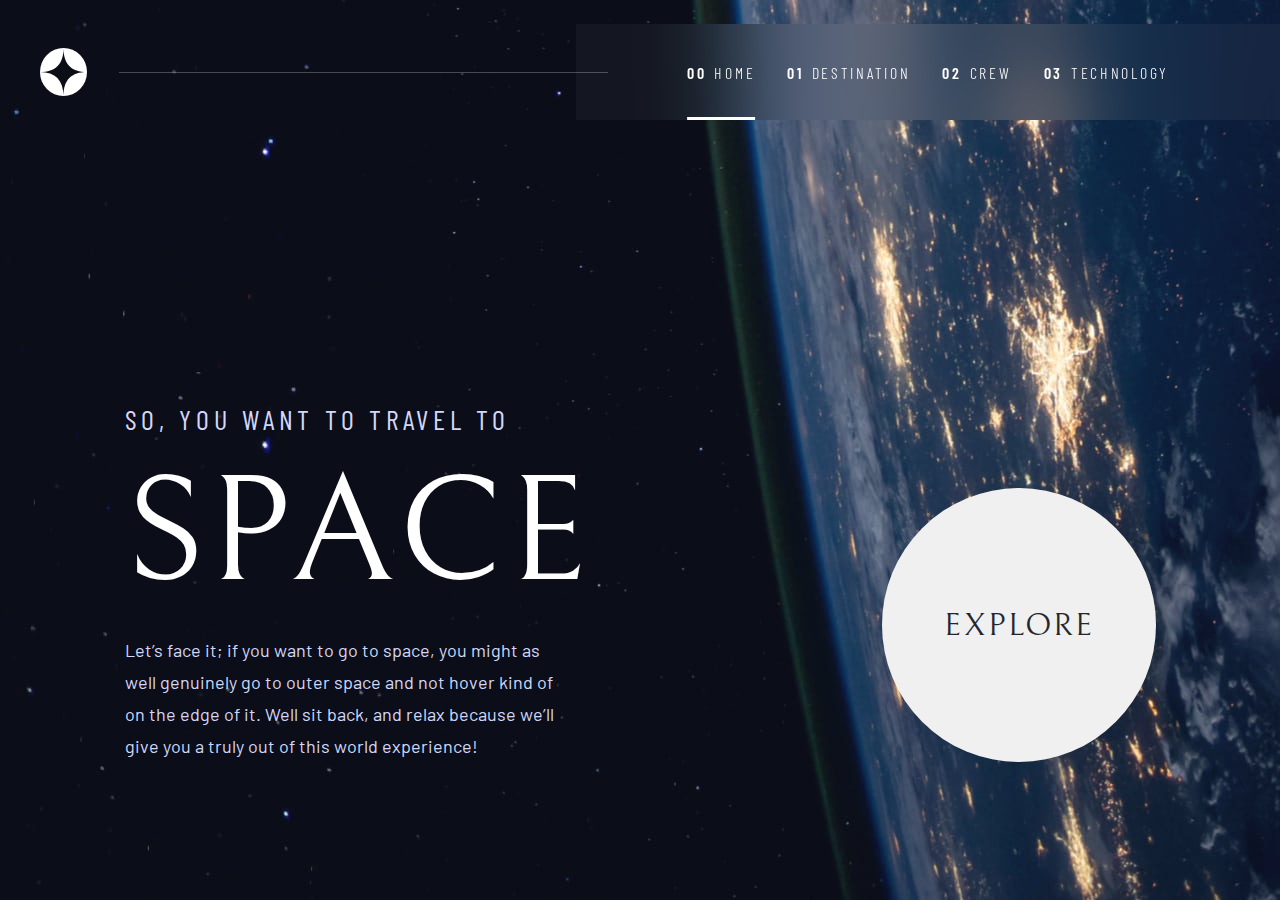
<file: index.html>
<!DOCTYPE html>
<html lang="en">
  <head>
    <meta charset="UTF-8" />
    <meta name="viewport" content="width=device-width, initial-scale=1.0" />
    <title>Frontend Mentor | Space tourism website</title>
    <!-- LINK FAVICON -->
    <link
      rel="icon"
      type="image/png"
      sizes="32x32"
      href="assets/favicon-32x32.png"
    />
    <!-- LINK FONTS -->
    <link rel="preconnect" href="https://fonts.googleapis.com" />
    <link rel="preconnect" href="https://fonts.gstatic.com" crossorigin />
    <link
      href="https://fonts.googleapis.com/css2?family=Barlow&family=Barlow+Condensed:wght@300;400;600&family=Bellefair&display=swap"
      rel="stylesheet"
    />

    <!-- LINK CSS -->
    <link rel="stylesheet" href="styles/css/style.min.css" />
  </head>
  <body class="home">
    <!-- HEADER -->
    <header>
      <!-- LOGO -->
      <a href="index.html"
        ><img class="logo" src="assets/shared/logo.svg" alt="Logo"
      /></a>
      <!-- NAVBAR -->
      <nav>
        <ul>
          <li class="active">
            <a
              href="index.html"
              class="fs-300 fw-thin ff-sans-cond ls-500 uppercase clr-white"
              ><span class="fw-bold">00</span>Home</a
            >
          </li>
          <li>
            <a
              href="destination.html"
              class="fs-300 fw-thin ff-sans-cond ls-500 uppercase clr-white"
              ><span class="fw-bold">01</span>Destination</a
            >
          </li>
          <li>
            <a
              href="crew.html"
              class="fs-300 fw-thin ff-sans-cond ls-500 uppercase clr-white"
              ><span class="fw-bold">02</span>Crew</a
            >
          </li>
          <li>
            <a
              href="technology.html"
              class="fs-300 fw-thin ff-sans-cond ls-500 uppercase clr-white"
              ><span class="fw-bold">03</span>Technology</a
            >
          </li>
        </ul>
      </nav>
      <!-- MENU BUTTON -->
      <button class="menu">
        <span class="sr-only">Menu</span>
      </button>
    </header>
    <!-- MAIN -->
    <main class="main">
      <!-- TEXT -->
      <div class="main__text">
        <h1 class="fs-500 ff-sans-cond uppercase ls-400">
          So, you want to travel to
          <span class="fs-900 ff-serif clr-white lh-2 ls-400-span uppercase"
            >Space</span
          >
        </h1>
        <p class="lh-1">
          Let’s face it; if you want to go to space, you might as well genuinely
          go to outer space and not hover kind of on the edge of it. Well sit
          back, and relax because we’ll give you a truly out of this world
          experience!
        </p>
      </div>
      <!-- BUTTON -->
      <div class="main__button">
        <a href="destination.html">
          <button class="explore fs-600 ff-serif ls-100 uppercase clr-dark">
            Explore
          </button></a
        >
      </div>
    </main>
    <script src="scripts/navbar.js"></script>
    <script src="scripts/animation.js"></script>
  </body>
</html>
</file>
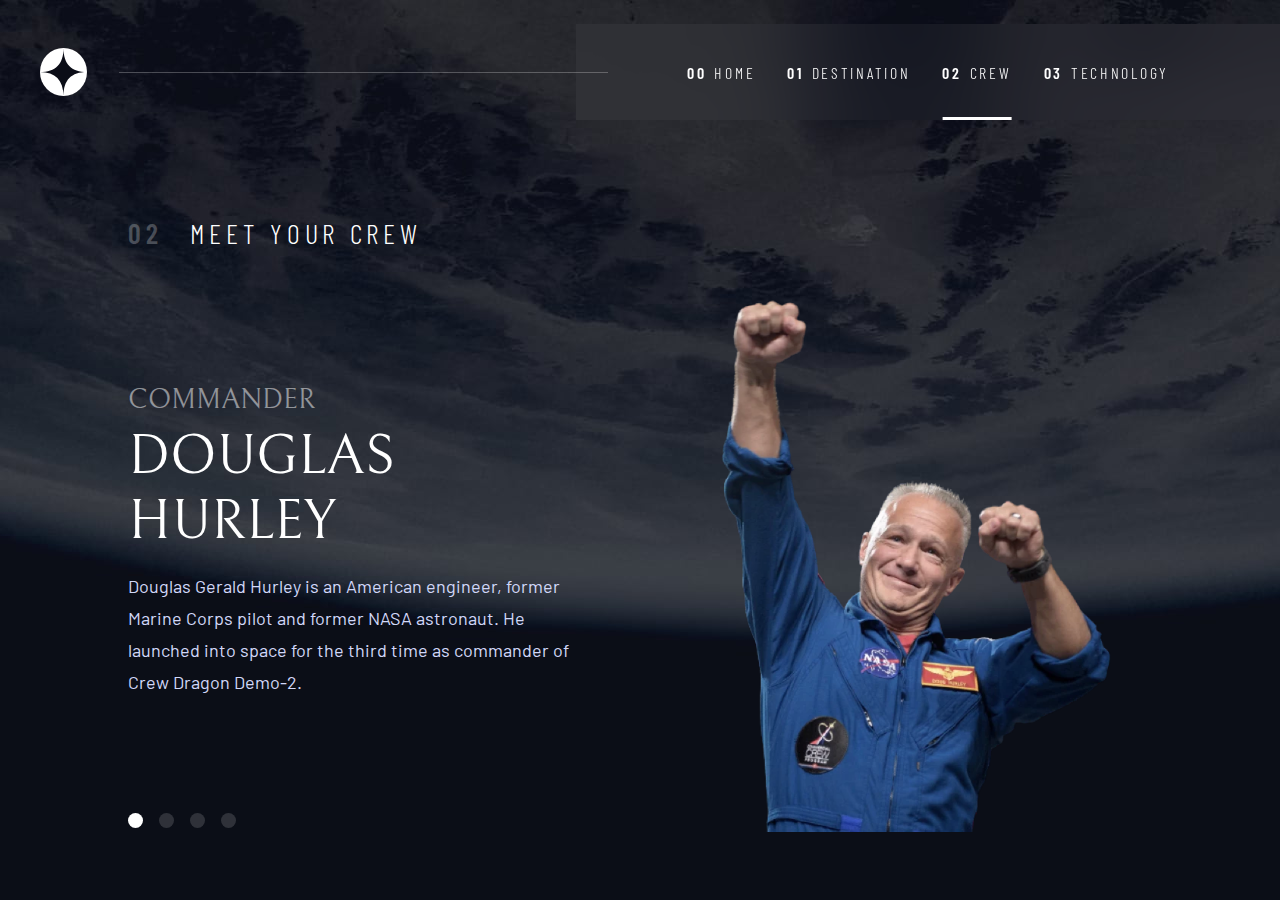
<file: crew.html>
<!DOCTYPE html>
<html lang="en">
  <head>
    <meta charset="UTF-8" />
    <meta name="viewport" content="width=device-width, initial-scale=1.0" />
    <title>Frontend Mentor | Space tourism website</title>
    <!-- LINK FAVICON -->
    <link
      rel="icon"
      type="image/png"
      sizes="32x32"
      href="assets/favicon-32x32.png"
    />
    <!-- LINK FONTS -->
    <link rel="preconnect" href="https://fonts.googleapis.com" />
    <link rel="preconnect" href="https://fonts.gstatic.com" crossorigin />
    <link
      href="https://fonts.googleapis.com/css2?family=Barlow&family=Barlow+Condensed:wght@300;400;600&family=Bellefair&display=swap"
      rel="stylesheet"
    />

    <!-- LINK CSS -->
    <link rel="stylesheet" href="styles/css/style.min.css" />
  </head>
  <body class="crew">
    <!-- HEADER -->
    <header>
      <!-- LOGO -->
      <a href="index.html"
        ><img class="logo" src="assets/shared/logo.svg" alt="Logo"
      /></a>
      <!-- NAVBAR -->
      <nav>
        <ul>
          <li>
            <a
              href="index.html"
              class="fs-300 fw-thin ff-sans-cond ls-500 uppercase clr-white"
              ><span class="fw-bold">00</span>Home</a
            >
          </li>
          <li>
            <a
              href="destination.html"
              class="fs-300 fw-thin ff-sans-cond ls-500 uppercase clr-white"
              ><span class="fw-bold">01</span>Destination</a
            >
          </li>
          <li class="active">
            <a
              href="crew.html"
              class="fs-300 fw-thin ff-sans-cond ls-500 uppercase clr-white"
              ><span class="fw-bold">02</span>Crew</a
            >
          </li>
          <li>
            <a
              href="technology.html"
              class="fs-300 fw-thin ff-sans-cond ls-500 uppercase clr-white"
              ><span class="fw-bold">03</span>Technology</a
            >
          </li>
        </ul>
      </nav>
      <!-- MENU BUTTON -->
      <button class="menu">
        <span class="sr-only">Menu</span>
      </button>
    </header>
    <!-- MAIN -->
    <main class="main">
      <!-- HEADER -->
      <div class="main__header">
        <h1
          class="numbered uppercase fs-500 ff-sans-cond ls-400 fw-thin clr-white"
        >
          <span class="fw-bold">02</span>Meet your crew
        </h1>
      </div>
      <!-- IMAGE -->
      <div class="main__image">
        <img
          class="douglas interactive-image active"
          src="assets/crew/image-douglas-hurley.webp"
          alt="Douglas Hurley image"
        />
        <img
          class="victor interactive-image"
          src="assets/crew/image-victor-glover.webp"
          alt="Victor Glover image"
        />
        <img
          class="mark interactive-image"
          src="assets/crew/image-mark-shuttleworth.webp"
          alt="Mark Shuttleworth image"
        />
        <img
          class="anousheh interactive-image"
          src="assets/crew/image-anousheh-ansari.webp"
          alt="Anousheh Ansari image"
        />
        <hr />
      </div>
      <!-- TEXT -->
      <div class="main__text">
        <!-- Navigation -->
        <div class="main__text-nav">
          <ul>
            <li>
              <button class="dot active" id="option">
                <span class="sr-only">douglas</span>
              </button>
            </li>
            <li>
              <button class="dot" id="option">
                <span class="sr-only">victor</span>
              </button>
            </li>
            <li>
              <button class="dot" id="option">
                <span class="sr-only">mark</span>
              </button>
            </li>
            <li>
              <button class="dot" id="option">
                <span class="sr-only">anousheh</span>
              </button>
            </li>
          </ul>
        </div>
        <!-- Text -->
        <div class="main__text-desc">
          <!-- Douglas -->
          <h2 class="uppercase ff-serif fs-500 interactive douglas active">
            Commander
          </h2>
          <p
            class="uppercase ff-serif fs-700 clr-white interactive douglas active"
          >
            Douglas Hurley
          </p>
          <p class="lh-1 interactive douglas active desc">
            Douglas Gerald Hurley is an American engineer, former Marine Corps
            pilot and former NASA astronaut. He launched into space for the
            third time as commander of Crew Dragon Demo-2.
          </p>

          <!-- Victor -->
          <h2 class="uppercase ff-serif fs-500 interactive victor">Pilot</h2>
          <p class="uppercase ff-serif fs-700 clr-white interactive victor">
            Victor Glover
          </p>
          <p class="lh-1 interactive victor desc">
            Pilot on the first operational flight of the SpaceX Crew Dragon to
            the International Space Station. Glover is a commander in the U.S.
            Navy where he pilots an F/A-18.He was a crew member of Expedition
            64, and served as a station systems flight engineer.
          </p>

          <!-- Mark -->
          <h2 class="uppercase ff-serif fs-500 interactive mark">
            Mission Specialist
          </h2>
          <p class="uppercase ff-serif fs-700 clr-white interactive mark">
            Mark Shuttleworth
          </p>
          <p class="lh-1 interactive mark desc">
            Mark Richard Shuttleworth is the founder and CEO of Canonical, the
            company behind the Linux-based Ubuntu operating system. Shuttleworth
            became the first South African to travel to space as a space
            tourist.
          </p>

          <!-- Anousheh -->
          <h2 class="uppercase ff-serif fs-500 interactive anousheh">
            Flight Engineer
          </h2>
          <p class="uppercase ff-serif fs-700 clr-white interactive anousheh">
            Anousheh Ansari
          </p>
          <p class="lh-1 interactive anousheh desc">
            Anousheh Ansari is an Iranian American engineer and co-founder of
            Prodea Systems. Ansari was the fourth self-funded space tourist, the
            first self-funded woman to fly to the ISS, and the first Iranian in
            space.
          </p>
        </div>
      </div>
    </main>
    <script src="scripts/navbar.js"></script>
    <script src="scripts/tabs.js"></script>
  </body>
</html>
</file>
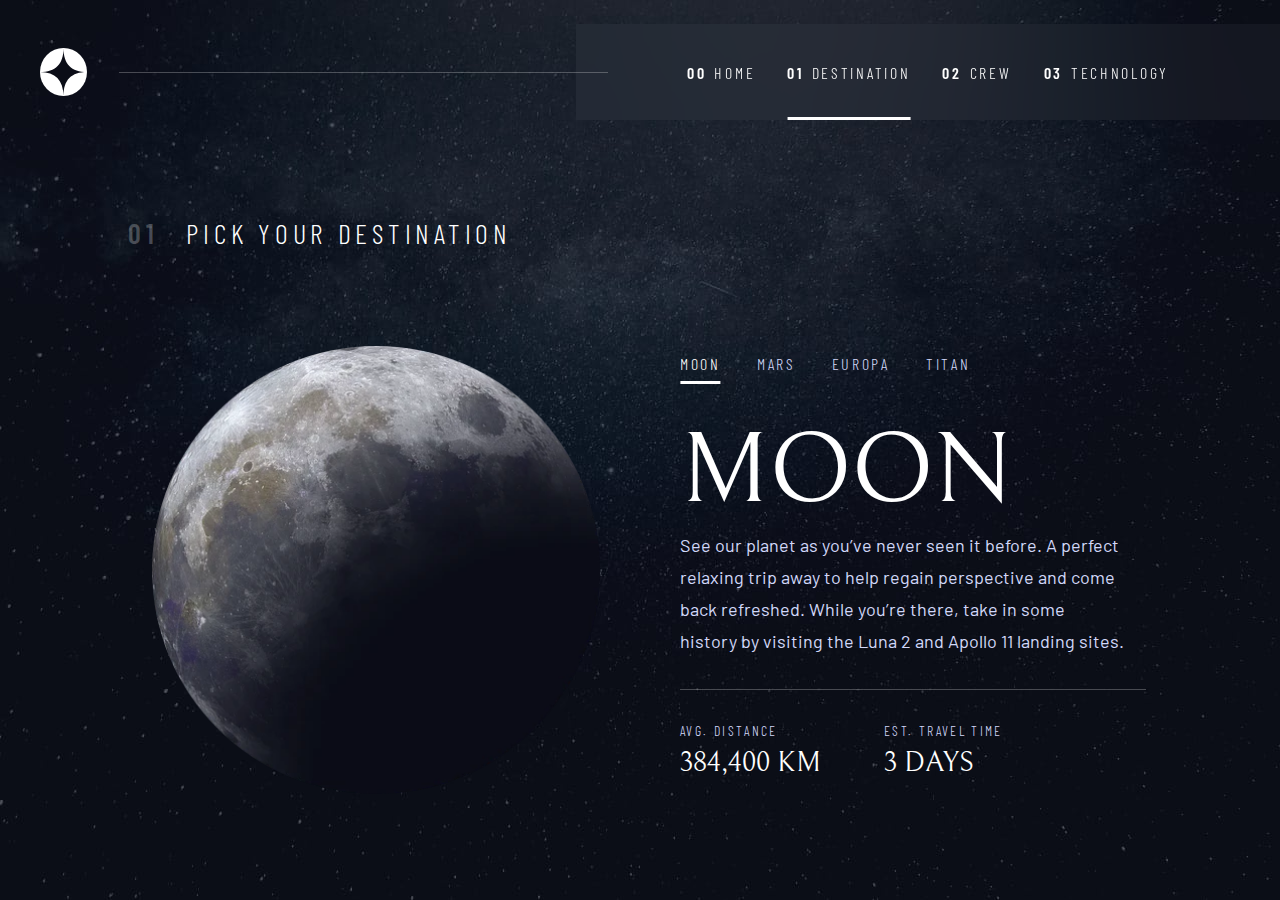
<file: destination.html>
<!DOCTYPE html>
<html lang="en">
  <head>
    <meta charset="UTF-8" />
    <meta name="viewport" content="width=device-width, initial-scale=1.0" />
    <title>Frontend Mentor | Space tourism website</title>
    <!-- LINK FAVICON -->
    <link
      rel="icon"
      type="image/png"
      sizes="32x32"
      href="assets/favicon-32x32.png"
    />
    <!-- LINK FONTS -->
    <link rel="preconnect" href="https://fonts.googleapis.com" />
    <link rel="preconnect" href="https://fonts.gstatic.com" crossorigin />
    <link
      href="https://fonts.googleapis.com/css2?family=Barlow&family=Barlow+Condensed:wght@300;400;600&family=Bellefair&display=swap"
      rel="stylesheet"
    />

    <!-- LINK CSS -->
    <link rel="stylesheet" href="styles/css/style.min.css" />
  </head>
  <body class="destination">
    <!-- HEADER -->
    <header>
      <!-- LOGO -->
      <a href="index.html"
        ><img class="logo" src="assets/shared/logo.svg" alt="Logo"
      /></a>
      <!-- NAVBAR -->
      <nav>
        <ul>
          <li>
            <a
              href="index.html"
              class="fs-300 fw-thin ff-sans-cond ls-500 uppercase clr-white"
              ><span class="fw-bold">00</span>Home</a
            >
          </li>
          <li class="active">
            <a
              href="destination.html"
              class="fs-300 fw-thin ff-sans-cond ls-500 uppercase clr-white"
              ><span class="fw-bold">01</span>Destination</a
            >
          </li>
          <li>
            <a
              href="crew.html"
              class="fs-300 fw-thin ff-sans-cond ls-500 uppercase clr-white"
              ><span class="fw-bold">02</span>Crew</a
            >
          </li>
          <li>
            <a
              href="technology.html"
              class="fs-300 fw-thin ff-sans-cond ls-500 uppercase clr-white"
              ><span class="fw-bold">03</span>Technology</a
            >
          </li>
        </ul>
      </nav>
      <!-- MENU BUTTON -->
      <button class="menu">
        <span class="sr-only">Menu</span>
      </button>
    </header>
    <!-- MAIN -->
    <main class="main">
      <!-- HEADER -->
      <div class="main__header">
        <h1
          class="numbered uppercase fs-500 ff-sans-cond ls-400 fw-thin clr-white"
        >
          <span class="fw-bold">01</span>Pick your destination
        </h1>
      </div>
      <div class="main__image">
        <img
          class="interactive planet active"
          id="moon"
          src="assets/destination/image-moon.webp"
          alt="moon image"
        />
        <img
          class="interactive planet"
          id="mars"
          src="assets/destination/image-mars.webp"
          alt="mars image"
        />
        <img
          class="interactive planet"
          id="europa"
          src="assets/destination/image-europa.webp"
          alt="europa image"
        />
        <img
          class="interactive planet"
          id="titan"
          src="assets/destination/image-titan.webp"
          alt="titan image"
        />
      </div>
      <!-- TEXT -->
      <div class="main__text">
        <!-- NAVIGATION -->
        <div class="main__text-nav">
          <ul>
            <li
              id="option"
              class="clr-light fs-200 ff-sans-cond fw-thin ls-200 uppercase underline active"
              data-target="moon"
            >
              Moon
            </li>
            <li
              id="option"
              class="clr-light fs-200 ff-sans-cond fw-thin ls-200 uppercase underline"
              data-target="mars"
            >
              Mars
            </li>
            <li
              id="option"
              class="clr-light fs-200 ff-sans-cond fw-thin ls-200 uppercase underline"
              data-target="europa"
            >
              Europa
            </li>
            <li
              id="option"
              class="clr-light fs-200 ff-sans-cond fw-thin ls-200 uppercase underline"
              data-target="titan"
            >
              Titan
            </li>
          </ul>
        </div>
        <!-- PLANET DESCRIPTION -->
        <div class="main__text-desc">
          <h2
            class="active interactive fs-800 ff-serif clr-white uppercase"
            id="moon"
          >
            Moon
          </h2>
          <p class="moon active interactive lh-1" id="moon">
            See our planet as you’ve never seen it before. A perfect relaxing
            trip away to help regain perspective and come back refreshed. While
            you’re there, take in some history by visiting the Luna 2 and Apollo
            11 landing sites.
          </p>
          <h2 class="interactive fs-800 ff-serif clr-white uppercase" id="mars">
            Mars
          </h2>
          <p class="mars interactive lh-1" id="mars">
            Don’t forget to pack your hiking boots. You’ll need them to tackle
            Olympus Mons, the tallest planetary mountain in our solar system.
            It’s two and a half times the size of Everest!
          </p>
          <h2
            class="europa interactive fs-800 ff-serif clr-white uppercase"
            id="europa"
          >
            Europa
          </h2>
          <p class="europa interactive lh-1" id="europa">
            The smallest of the four Galilean moons orbiting Jupiter, Europa is
            a winter lover’s dream. With an icy surface, it’s perfect for a bit
            of ice skating, curling, hockey, or simple relaxation in your snug
            wintery cabin.
          </p>
          <h2
            class="titan interactive fs-800 ff-serif clr-white uppercase"
            id="titan"
          >
            Titan
          </h2>
          <p class="titan interactive lh-1" id="titan">
            The only moon known to have a dense atmosphere other than Earth,
            Titan is a home away from home (just a few hundred degrees colder!).
            As a bonus, you get striking views of the Rings of Saturn.
          </p>
        </div>
        <hr />
        <!-- PLANET DETAILS -->
        <div class="main__text-details">
          <!-- Distances -->
          <div>
            <h3 class="ff-sans-cond clr-light uppercase fs-100 ls-300 fw-thin">
              Avg. distance
            </h3>
            <p
              class="active interactive ff-serif fs-details clr-white uppercase"
              id="moon"
            >
              384,400 km
            </p>
            <p
              class="interactive ff-serif fs-details clr-white uppercase"
              id="mars"
            >
              225 mil. km
            </p>
            <p
              class="interactive ff-serif fs-details clr-white uppercase"
              id="europa"
            >
              628 mil. km
            </p>
            <p
              class="interactive ff-serif fs-details clr-white uppercase"
              id="titan"
            >
              1.6 bil. km
            </p>
          </div>
          <!-- Travel times -->
          <div>
            <h3 class="ff-sans-cond clr-light uppercase fs-100 ls-300 fw-thin">
              Est. travel time
            </h3>
            <p
              class="active interactive ff-serif fs-details clr-white uppercase"
              id="moon"
            >
              3 days
            </p>
            <p
              class="interactive ff-serif fs-details clr-white uppercase"
              id="mars"
            >
              9 months
            </p>
            <p
              class="interactive ff-serif fs-details clr-white uppercase"
              id="europa"
            >
              3 years
            </p>
            <p
              class="interactive ff-serif fs-details clr-white uppercase"
              id="titan"
            >
              7 years
            </p>
          </div>
        </div>

        <!-- PLANET DETAILS -->
      </div>
    </main>

    <script src="scripts/navbar.js"></script>
    <script src="scripts/tabs.js"></script>
  </body>
</html>
</file>
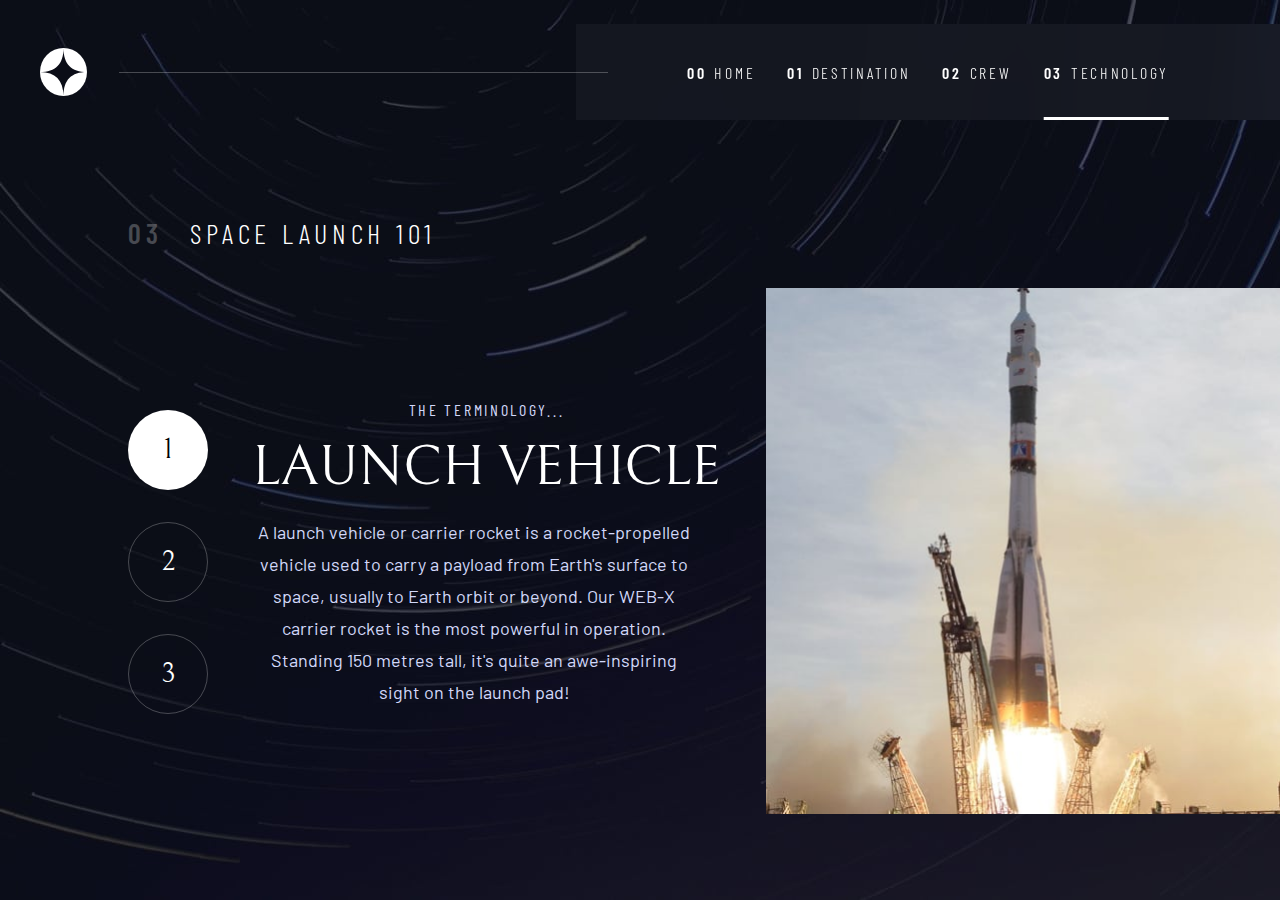
<file: technology.html>
<!DOCTYPE html>
<html lang="en">
  <head>
    <meta charset="UTF-8" />
    <meta name="viewport" content="width=device-width, initial-scale=1.0" />
    <title>Frontend Mentor | Space tourism website</title>
    <!-- LINK FAVICON -->
    <link
      rel="icon"
      type="image/png"
      sizes="32x32"
      href="assets/favicon-32x32.png"
    />
    <!-- LINK FONTS -->
    <link rel="preconnect" href="https://fonts.googleapis.com" />
    <link rel="preconnect" href="https://fonts.gstatic.com" crossorigin />
    <link
      href="https://fonts.googleapis.com/css2?family=Barlow&family=Barlow+Condensed:wght@300;400;600&family=Bellefair&display=swap"
      rel="stylesheet"
    />

    <!-- LINK CSS -->
    <link rel="stylesheet" href="styles/css/style.min.css" />
  </head>
  <body class="technology">
    <!-- HEADER -->
    <header>
      <!-- LOGO -->
      <a href="index.html"
        ><img class="logo" src="assets/shared/logo.svg" alt="Logo"
      /></a>
      <!-- NAVBAR -->
      <nav>
        <ul>
          <li>
            <a
              href="index.html"
              class="fs-300 fw-thin ff-sans-cond ls-500 uppercase clr-white"
              ><span class="fw-bold">00</span>Home</a
            >
          </li>
          <li>
            <a
              href="destination.html"
              class="fs-300 fw-thin ff-sans-cond ls-500 uppercase clr-white"
              ><span class="fw-bold">01</span>Destination</a
            >
          </li>
          <li>
            <a
              href="crew.html"
              class="fs-300 fw-thin ff-sans-cond ls-500 uppercase clr-white"
              ><span class="fw-bold">02</span>Crew</a
            >
          </li>
          <li class="active">
            <a
              href="technology.html"
              class="fs-300 fw-thin ff-sans-cond ls-500 uppercase clr-white"
              ><span class="fw-bold">03</span>Technology</a
            >
          </li>
        </ul>
      </nav>
      <!-- MENU BUTTON -->
      <button class="menu">
        <span class="sr-only">Menu</span>
      </button>
    </header>
    <!-- MAIN -->
    <main class="main">
      <div class="main__header">
        <h1
          class="numbered uppercase fs-500 ff-sans-cond ls-400 fw-thin clr-white"
        >
          <span class="fw-bold">03</span>Space launch 101
        </h1>
      </div>
      <div class="main__image">
        <picture class="1 vehicle interactive active"
          ><source
            media="(min-width: 1024px)"
            srcset="assets/technology/image-launch-vehicle-portrait.jpg" />
          <img
            src="assets/technology/image-launch-vehicle-landscape.jpg"
            alt="picutre of launching vehicle"
        /></picture>
        <picture class="2 spaceport interactive"
          ><source
            media="(min-width: 1024px)"
            srcset="assets/technology/image-spaceport-portrait.jpg" />
          <img
            src="assets/technology/image-spaceport-landscape.jpg"
            alt="picutre of site of launching"
        /></picture>
        <picture class="3 capsule interactive"
          ><source
            media="(min-width: 1024px)"
            srcset="assets/technology/image-space-capsule-portrait.jpg" />
          <img
            src="assets/technology/image-space-capsule-landscape.jpg"
            alt="picture of space capsule in space"
        /></picture>
      </div>
      <div class="main__text">
        <div class="main__text-nav">
          <ul>
            <li>
              <button class="num active" id="option">
                <span class="fs-500 ff-serif">1</span>
              </button>
            </li>
            <li>
              <button class="num" id="option">
                <span class="fs-500 ff-serif">2</span>
              </button>
            </li>
            <li>
              <button class="num" id="option">
                <span class="fs-500 ff-serif">3</span>
              </button>
            </li>
          </ul>
        </div>
        <div class="main__text-desc">
          <h2 class="fs-200 ff-sans-cond clr-light uppercase ls-200">
            The terminology...
          </h2>
          <!-- Vehicle -->
          <p class="1 interactive active uppercase ff-serif fs-700 clr-white">
            Launch vehicle
          </p>

          <p class="1 interactive active lh-1 desc">
            A launch vehicle or carrier rocket is a rocket-propelled vehicle
            used to carry a payload from Earth's surface to space, usually to
            Earth orbit or beyond. Our WEB-X carrier rocket is the most powerful
            in operation. Standing 150 metres tall, it's quite an awe-inspiring
            sight on the launch pad!
          </p>
          <!-- Spaceport -->
          <p class="2 interactive uppercase ff-serif fs-700 clr-white">
            Spaceport
          </p>

          <p class="2 interactive lh-1 desc">
            A spaceport or cosmodrome is a site for launching (or receiving)
            spacecraft, by analogy to the seaport for ships or airport for
            aircraft. Based in the famous Cape Canaveral, our spaceport is
            ideally situated to take advantage of the Earth’s rotation for
            launch.
          </p>
          <!-- Capsule -->
          <p class="3 interactive uppercase ff-serif fs-700 clr-white">
            Space capsule
          </p>

          <p class="3 interactive lh-1 desc">
            A space capsule is an often-crewed spacecraft that uses a blunt-body
            reentry capsule to reenter the Earth's atmosphere without wings. Our
            capsule is where you'll spend your time during the flight. It
            includes a space gym, cinema, and plenty of other activities to keep
            you entertained.
          </p>
        </div>
      </div>
    </main>
    <script src="scripts/navbar.js"></script>
    <script src="scripts/tabs.js"></script>
  </body>
</html>
</file>
<file: styles/css/style.min.css>
:root{--clr-dark: 230 35% 7%;--clr-light: 231 77% 90%;--clr-white: 0 0% 100%;--ff-serif: "Bellefair", serif;--ff-sans: "Barlow", sans-serif;--ff-sans-cond: "Barlow Condensed", sans-serif;--fs-900: 5rem;--fs-800: 3.5rem;--fs-750: 1.75rem;--fs-700: 1.5rem;--fs-600: 1.25rem;--fs-500: 1rem;--fs-400: 0.9375rem;--fs-300: 1rem;--fs-200: 0.875rem;--fs-100: 0.875rem;--fw-thin: 300;--fw-regular: 400;--fw-bold: 600;--lh-1: 1.5625rem;--lh-2: 125%;--ls-100: 0.07813rem;--ls-200: 0.14763rem;--ls-300: 0.14763rem;--ls-400: 0.16875rem;--ls-500: 0.16875rem}@media(min-width: 35em){:root{--fs-900: 9.375rem;--fs-800: 5rem;--fs-700: 2.5rem;--fs-600: 2rem;--fs-500: 1.25rem;--fs-400: 1rem;--fs-300: 0.875rem;--fs-200: 1rem;--lh-1: 1.75rem;--lh-2: 100%;--ls-100: 0.125rem;--ls-500: 0.14763rem;--ls-200: 0.16875rem;--ls-400: 0.21094rem}}@media(min-width: 64em){:root{--fs-800: 6.25rem;--fs-700: 3.5rem;--fs-500: 1.75rem;--fs-400: 1.125rem;--fs-300: 1rem;--lh-1: 2rem;--ls-500: 0.16875rem;--ls-400: 0.29531rem}}body{min-height:100vh;overflow-x:hidden;font-family:var(--ff-sans);font-size:var(--fs-400);color:hsl(var(--clr-light));background:hsl(var(--clr-dark))}*,*::before,*::after{box-sizing:border-box}*{margin:0;padding:0;font:inherit}img,picture,svg,video{display:block;max-width:100%}ol,ul{list-style:none}a{text-decoration:none}button.menu{cursor:pointer;border:none;background:url(/assets/shared/icon-hamburger.svg) no-repeat center;width:1.5rem;height:1.3125rem;z-index:1001;transition:background .2s}button.menu.active{background:url(/assets/shared/icon-close.svg) no-repeat center}button.explore{cursor:pointer;position:relative;border:none;border-radius:50%;width:9.375rem;height:9.375rem}button.explore::before{content:"";position:absolute;right:50%;top:50%;transform:translate(50%, -50%);width:100%;height:100%;border-radius:50%;background-color:hsl(var(--clr-white)/0.1);transition:width .5s,height .5s}button.explore:hover::before{width:160%;height:160%}button.dot{cursor:pointer;height:.625rem;width:.625rem;border:none;border-radius:999px;background-color:hsl(var(--clr-white)/0.15)}button.dot:hover{background-color:hsl(var(--clr-white)/0.45)}button.dot.active{background-color:hsl(var(--clr-white))}button.num{cursor:pointer;width:2.5rem;height:2.5rem;border:1px solid hsl(var(--clr-white)/0.25);border-radius:999px;background:none;color:#fff;transition:border-color .3s}button.num:hover{border-color:#fff}button.num.active{background-color:#fff;color:#000}@media(min-width: 35em){button.explore{width:15.125rem;height:15.125rem}button.num{width:3.75rem;height:3.75rem}}@media(min-width: 64em){button.explore{width:17.125rem;height:17.125rem}button.dot{width:.9375rem;height:.9375rem}button.num{width:5rem;height:5rem}}.numbered span{margin-right:clamp(1.125rem,3vw,1.75rem);color:hsl(var(--clr-white)/0.25)}.interactive{display:none;opacity:0}.interactive.active{display:block;transition:opacity 1s ease-out}.interactive-image{display:none;opacity:0}.interactive-image.active{display:block;transition:opacity 1s}header{padding:1.5rem 1.5rem;display:flex;justify-content:space-between;align-items:center}header .logo{width:2.5rem;height:2.5rem}header nav{transform:translateX(100%);background:rgba(255,255,255,.04);backdrop-filter:blur(40px);position:fixed;inset:0 0 0 35%;z-index:1000;transition:transform .3s}header nav ul{padding-left:2rem;padding-top:8rem;display:flex;flex-direction:column;gap:1.5rem}header nav ul span{margin-right:.5rem}header nav.active{transform:translateX(0%)}@media(min-width: 35em){header{padding:0 0 0 2rem}header .logo{width:3rem;height:3rem}header nav{position:relative;inset:0;transition:transform 0s;transform:translateX(0)}header nav ul{flex-direction:row;justify-content:center;align-items:center;padding:0;width:clamp(28rem,55vw,70rem);height:6rem}header nav ul span{display:none}header nav ul li{height:100%}header nav ul li a{display:flex;align-items:center;height:100%}header .menu{display:none}}@media(min-width: 64em){header{padding:1.5rem 0 0 2.5rem}header::after{content:"";display:block;position:relative;width:40%;height:1px;transform:translateX(2rem);order:2;z-index:2000;background-color:hsl(var(--clr-white)/0.25)}header nav{order:3}header nav ul{gap:clamp(1rem,2.5vw,4rem)}header nav ul span{display:inline}}.home{background:url("/assets/home/background-home-mobile.jpg") center/cover no-repeat}.home .main{display:grid;grid-template-areas:"main__text" "main__button";justify-items:center;gap:5rem;margin-top:.5rem;padding:1rem}.home .main__text{grid-area:main__text;text-align:center;max-width:20rem;opacity:0;transform:translateX(-10rem);transition:transform .5s,opacity .5s}.home .main__text span{display:block}.home .main__button{grid-area:main__button;opacity:0;transform:translateX(10rem);transition:transform .5s,opacity .5s}@media(min-width: 35em){.home{background:url("/assets/home/background-home-tablet.jpg") center/cover no-repeat}.home .main{gap:10rem;margin-top:1.5rem;padding-block:4.5rem;padding-inline:2rem}.home .main__text{max-width:27.75rem}}@media(min-width: 64em){.home{background:url("/assets/home/background-home-desktop.jpg") center/cover no-repeat}.home .main{grid-template-areas:"main__text main__button";align-items:end;gap:10rem;margin-top:clamp(8rem,26vh,16rem);padding:3rem}.home .main__text{text-align:start}.home .main__text span{margin-block:1.5rem}}.destination{background:url("/assets/destination/background-destination-mobile.jpg") center/cover no-repeat}.destination .main{display:grid;grid-template-areas:"main__header" "main__image" "main__text";justify-items:center;gap:1.2rem;padding:1rem}.destination .main__header{grid-area:main__header;margin-bottom:1rem}.destination .main__image{grid-area:main__image}.destination .main__image img{width:10.625rem;height:10.625rem}.destination .main__text{grid-area:main__text;display:flex;flex-direction:column;align-items:center;text-align:center;gap:2rem;max-width:20rem}.destination .main__text-nav ul{display:flex;justify-content:center;gap:clamp(1.62rem,6vw,2.25rem)}.destination .main__text-nav ul li{cursor:pointer;line-height:225%}.destination .main__text-desc{min-height:190px}.destination .main__text hr{width:105%;height:1px;background:hsl(var(--clr-white)/0.25);border:none}.destination .main__text-details{display:flex;flex-direction:column;gap:2rem;padding-bottom:1rem}.destination .main__text-details div{display:flex;flex-direction:column;gap:.5rem}@media(min-width: 35em){.destination{background:url("/assets/destination/background-destination-tablet.jpg") center/cover no-repeat}.destination .main{gap:2.5rem;padding:2rem}.destination .main__header{justify-self:start}.destination .main__image img{width:18.75rem;height:18.75rem}.destination .main__text{max-width:35rem}.destination .main__text-desc{min-height:0px}.destination .main__text-details{width:100%;flex-direction:row;justify-content:space-around}.destination .main__text-details div{min-width:156px}}@media(min-width: 64em){.destination{background:url("/assets/destination/background-destination-desktop.jpg") center/cover no-repeat}.destination .main{grid-template-areas:"main__header empty" "main__image main__text";grid-template-columns:1fr 1fr;padding-block:4rem;padding-inline:2rem;margin-top:2rem;gap:0;column-gap:5rem}.destination .main__header{max-width:39rem;width:100%;justify-self:end}.destination .main__image{margin-top:5rem;width:max-content;justify-self:end}.destination .main__image img{width:28rem;height:28rem}.destination .main__text{margin-top:5rem;justify-self:start;text-align:start;align-items:start;max-width:27.75rem}.destination .main__text-details{justify-content:start;gap:3rem}}@media(min-width: 1240px){.destination .main{padding-inline:8rem}}.crew{background:url("/assets/crew/background-crew-mobile.jpg") center/cover no-repeat}.crew .main{display:grid;grid-template-areas:"main__header" "main__image" "main__text";justify-items:center;gap:1.2rem;padding:1rem}.crew .main__header{grid-area:main__header;margin-bottom:1rem}.crew .main__image{grid-area:main__image;width:100%;max-width:20rem}.crew .main__image img{margin:auto;height:15rem}.crew .main__image hr{height:1px;background:hsl(var(--clr-white)/0.25);border:none}.crew .main__text{grid-area:main__text;display:flex;flex-direction:column;text-align:center;gap:2rem;max-width:20rem}.crew .main__text-nav ul{display:flex;justify-content:center;gap:1rem}.crew .main__text-nav ul li{cursor:pointer}.crew .main__text-desc{display:flex;flex-direction:column;gap:1rem;padding-bottom:1rem}.crew .main__text-desc h2{color:hsl(var(--clr-white)/0.5);margin-bottom:-0.5rem}@media(min-width: 35em){.crew{background:url("/assets/crew/background-crew-tablet.jpg") center/cover no-repeat}.crew .main{grid-template-areas:"main__header" "main__text" "main__image";gap:2.5rem;padding:2rem;padding-bottom:0}.crew .main__header{justify-self:start}.crew .main__text{gap:2.5rem;max-width:37rem}.crew .main__text-nav{order:3}.crew .main__image{margin-top:.5rem;max-width:37rem}.crew .main__image img{height:33.25rem}.crew .main__image hr{display:none}}@media(min-width: 64em){.crew{background:url("/assets/crew/background-crew-desktop.jpg") center/cover no-repeat}.crew .main{grid-template-areas:"main__header main__image" "main__text main__image";grid-template-columns:1fr 1fr;grid-template-rows:3rem 1fr;padding-top:4rem;padding-inline:2rem;margin-top:2rem;column-gap:5rem}.crew .main__header{margin-bottom:0;justify-self:end;width:100%;max-width:39rem}.crew .main__text{text-align:start;gap:5rem;justify-self:end;width:100%;max-width:39rem;margin-top:5rem}.crew .main__text-desc{padding-bottom:0}.crew .main__text-desc .desc{max-width:27.75rem;min-height:10rem}.crew .main__text-nav ul{justify-content:start}.crew .main__image{margin-top:auto;justify-self:start}}@media(min-width: 1240px){.crew .main{padding-inline:8rem}}.technology{background:url("/assets/technology/background-technology-mobile.jpg") center/cover no-repeat}.technology .main{display:grid;grid-template-areas:"main__header" "main__image" "main__text";justify-items:center;gap:2rem;padding-block:1rem}.technology .main__header{grid-area:main__header}.technology .main__image{width:100%}.technology .main__image img{width:100%}.technology .main__text{display:flex;flex-direction:column;align-items:center;gap:1.6rem}.technology .main__text-nav ul{display:flex;gap:1rem}.technology .main__text-desc{text-align:center;max-width:20.4375rem}.technology .main__text-desc h2{margin-bottom:.5rem}.technology .main__text-desc p{margin-bottom:1rem}@media(min-width: 35em){.technology{background:url("/assets/technology/background-technology-tablet.jpg") center/cover no-repeat}.technology .main{gap:2.75rem;padding-block:2rem}.technology .main__header{justify-self:start;padding-left:2rem}.technology .main__text{gap:2.75rem}.technology .main__text-desc{max-width:28.625rem}.technology .main__text-desc h2{margin-bottom:1rem}}@media(min-width: 64em){.technology{background:url("/assets/technology/background-technology-desktop.jpg") center/cover no-repeat}.technology .main{grid-template-areas:"main__header empty" "main__text main__image";grid-template-columns:1fr 1fr;grid-template-rows:3rem 1fr;row-gap:8.5rem;padding-top:4rem;padding-left:2rem;margin-top:2rem}.technology .main__header{justify-self:end;width:100%;max-width:44.1rem;padding-left:0}.technology .main__image picture{max-width:32.1875rem;max-height:32.9375rem;margin-left:auto;margin-top:4.5rem}.technology .main__text{flex-direction:row;margin-left:auto;min-width:594px}.technology .main__text-nav ul{flex-direction:column;gap:2rem}.technology .main__text-desc{max-width:30rem;min-height:324px}.technology .main__text-desc .desc{max-width:27.75rem}}@media(min-width: 1240px){.technology .main{padding-left:8rem}}.sr-only{position:absolute;width:1px;height:1px;padding:0;margin:-1px;overflow:hidden;clip:rect(0, 0, 0, 0);white-space:nowrap;border:0}.bg-dark{background-color:hsl(var(--clr-dark))}.bg-accent{background-color:hsl(var(--clr-light))}.bg-white{background-color:hsl(var(--clr-white))}.clr-dark{color:hsl(var(--clr-dark))}.clr-light{color:hsl(var(--clr-light))}.clr-white{color:hsl(var(--clr-white))}.ff-serif{font-family:var(--ff-serif)}.ff-sans{font-family:var(--ff-sans)}.ff-sans-cond{font-family:var(--ff-sans-cond)}.fs-900{font-size:var(--fs-900)}.fs-800{font-size:var(--fs-800)}.fs-details{font-size:var(--fs-750)}.fs-700{font-size:var(--fs-700)}.fs-600{font-size:var(--fs-600)}.fs-500{font-size:var(--fs-500)}.fs-400{font-size:var(--fs-400)}.fs-300{font-size:var(--fs-300)}.fs-200{font-size:var(--fs-200)}.fs-100{font-size:var(--fs-100)}.fw-thin{font-weight:var(--fw-thin)}.fw-regular{font-weight:var(--fw-regular)}.fw-bold{font-weight:var(--fw-bold)}.ls-100{letter-spacing:var(--ls-100)}.ls-200{letter-spacing:var(--ls-200)}.ls-300{letter-spacing:var(--ls-300)}.ls-400{letter-spacing:var(--ls-400)}.ls-500{letter-spacing:var(--ls-500)}.lh-1{line-height:var(--lh-1)}.lh-2{line-height:var(--lh-2)}.uppercase{text-transform:uppercase}.underline{position:relative}.underline::after{content:"";position:absolute;top:97%;right:50%;transform:translateX(50%);height:3px;background:hsl(var(--clr-white)/0.5);width:0%;transition:width .3s}.underline:hover::after{width:100%}.underline.active{color:hsl(var(--clr-white))}.underline.active::after{width:100%;background:hsl(var(--clr-white))}
</file>
